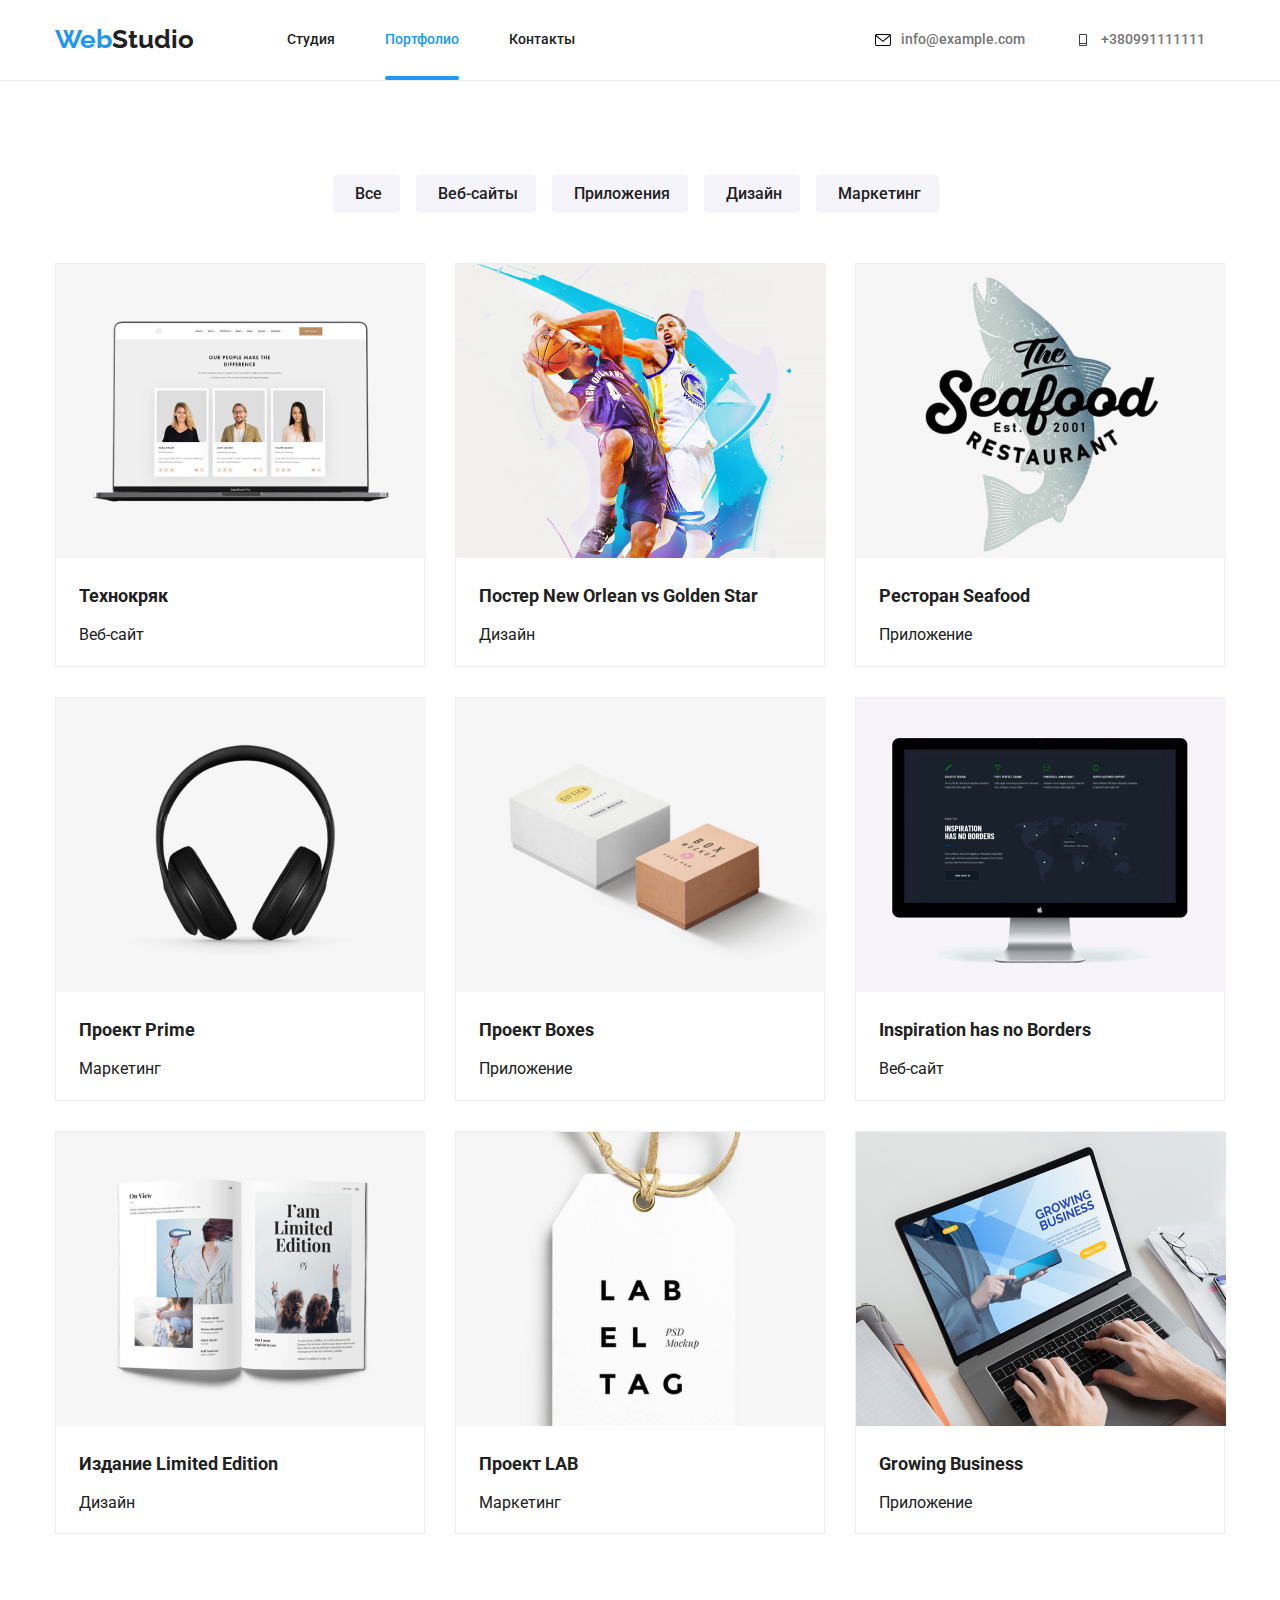
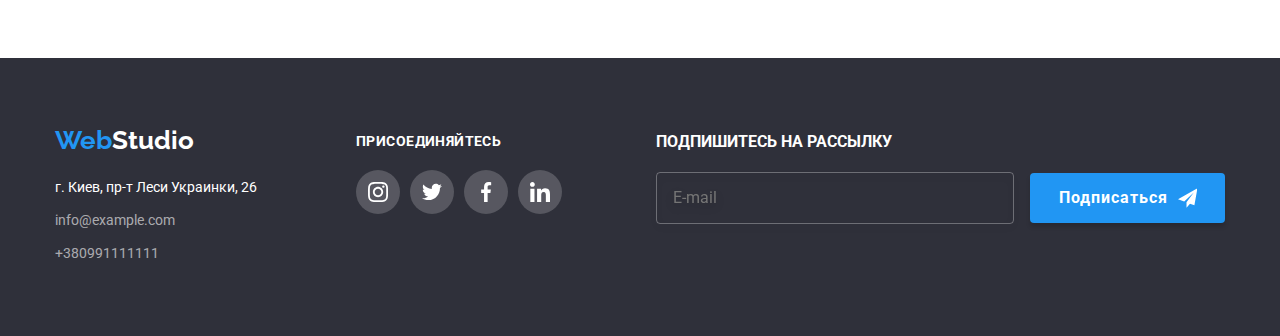
<file: portfolio.html>
<!DOCTYPE html>
<html lang="ru">

<head>
  <meta charset="UTF-8">
  <meta name="viewport" content="width=device-width, initial-scale=1.0">
  <title>Портфолио</title>
  <link rel="stylesheet" href="./css/main.min.css"/>
  <link rel="stylesheet" href="./css/normalize.css"/>
  <link href="https://fonts.googleapis.com/css2?family=Raleway:wght@700&family=Roboto:wght@400;500;700&display=swap"
    rel="stylesheet">



</head>

<body>

  <!-- site header -->
  <header>
    <div class="container">
      <nav class="main-nav">
        <a class="logo" href="./index.html"><span class="logo-web">Web</span>Studio</a>
        <ul class="site-nav list">
          <li class="items"><a href="./index.html"><span class="link-top">Студия</span></a></li>

          <li class="items"><a href="./portfolio.html" class="link curren">Портфолио</a></li>
          <li class="items"><a href="" class="link-top">Контакты</a></li>
        </ul>
         <ul class="auth-nav list">
           <li class="items"><a href="mailto:info@example.com" class="link">
            <svg width=16px height=12px class="nav-icons">
              <use href="./img/sprite3.svg#icon-envelope"></use>
          </svg>info@example.com</a></li>
           <li class="items"><a href="tel:+380991111111" class="link">
            <svg width=10px height=16px class="nav-icons">
              <use href="./img/sprite3.svg#icon-Vector"></use>
          </svg>+380991111111</a></li>
         </ul>
       </nav>
     </div>
   </header>

  <main>
    <section class="main-content">
      <div class="container">
        <ul class="central-links">
          <li class="item"><button type="button" class="button">Все</button></li>
          <li class="item"> <button type="button" class="button">Веб-сайты</button></li>
          <li class="item"><button type="button" class="button">Приложения</button></li>
          <li class="item"> <button type="button" class="button">Дизайн</button> </li>
          <li class="item"><button type="button" class="button">Маркетинг</button> </li>
        </ul>
        <ul class="central-images">
          <li class="central-images-item">
            <div tabindex="0" class="pictures">
            <img src="./img/21.jpg" width="370" height="294" alt="Img">
             <p class="central-images-text">Технокряк это современная площадка распространения коронавируса.
               Компании используют эту платформу для цифрового шпионажа и атак на защищённые сервера конкурентов.</p>
              </div>
            <div>
              <p class="examples-primary">Технокряк</p>
              <h2 class="examples-secondary">Веб-сайт</h2></a>
            </div>
            </li>
          <li class="central-images-item">
            <div tabindex="0" class="pictures">
              <img src="./img/22.jpg" width="370" height="294" alt="Img">
               <p class="central-images-text">Технокряк это современная площадка распространения коронавируса.
                 Компании используют эту платформу для цифрового шпионажа и атак на защищённые сервера конкурентов.</p>
                </div>
            <div>
            <p class="examples-primary">Постер New Orlean vs Golden Star</p>
            <h2 class="examples-secondary">Дизайн</h2>
          </div>
          </li>
          <li class="central-images-item">
            <div tabindex="0" class="pictures">
              <img src="./img/23.jpg" width="370" height="294" alt="Img">
               <p class="central-images-text">Технокряк это современная площадка распространения коронавируса.
                 Компании используют эту платформу для цифрового шпионажа и атак на защищённые сервера конкурентов.</p>
                </div>
            <div>
            <p class="examples-primary">Ресторан Seafood</p>
            <h2 class="examples-secondary">Приложение</h2>
          </div>
          </li>
          <li class="central-images-item">
            <div tabindex="0" class="pictures">
              <img src="./img/24.jpg" width="370" height="294" alt="Img">
               <p class="central-images-text">Технокряк это современная площадка распространения коронавируса.
                 Компании используют эту платформу для цифрового шпионажа и атак на защищённые сервера конкурентов.</p>
                </div>
            <div>
              <p class="examples-primary">Проект Prime</p>
            <h2 class="examples-secondary">Маркетинг</h2>
          </div>
          </li>
          <li class="central-images-item">
            <div tabindex="0" class="pictures">
              <img src="./img/25.jpg" width="370" height="294" alt="Img">
               <p class="central-images-text">Технокряк это современная площадка распространения коронавируса.
                 Компании используют эту платформу для цифрового шпионажа и атак на защищённые сервера конкурентов.</p>
                </div>
            <div>
            <p class="examples-primary">Проект Boxes</p>
            <h2 class="examples-secondary">Приложение</h2>
          </div>
          </li>
          <li class="central-images-item">
            <div tabindex="0" class="pictures">
              <img src="./img/26.jpg" width="370" height="294" alt="Img">
               <p class="central-images-text">Технокряк это современная площадка распространения коронавируса.
                 Компании используют эту платформу для цифрового шпионажа и атак на защищённые сервера конкурентов.</p>
                </div>
            <div>
            <p class="examples-primary">Inspiration has no Borders</p>
            <h2 class="examples-secondary">Веб-сайт</h2>
          </div>
          </li>
          <li class="central-images-item">
            <div tabindex="0" class="pictures">
              <img src="./img/27.jpg" width="370" height="294" alt="Img">
               <p class="central-images-text">Технокряк это современная площадка распространения коронавируса.
                 Компании используют эту платформу для цифрового шпионажа и атак на защищённые сервера конкурентов.</p>
                </div>
            <div>
            <p class="examples-primary">Издание Limited Edition</p>
            <h3 class="examples-secondary">Дизайн</h3>
          </div>
          <li class="central-images-item">
            <div tabindex="0" class="pictures">
              <img src="./img/28.jpg" width="370" height="294" alt="Img">
               <p class="central-images-text">Технокряк это современная площадка распространения коронавируса.
                 Компании используют эту платформу для цифрового шпионажа и атак на защищённые сервера конкурентов.</p>
                </div>
            <div>
            <p class="examples-primary">Проект LAB</p>
            <h2 class="examples-secondary">Маркетинг</h2>
          </div>
          </li>
          <li class="central-images-item">
            <div tabindex="0" class="pictures">
              <img src="./img/29.jpg" width="370" height="294" alt="Img">
               <p class="central-images-text">Технокряк это современная площадка распространения коронавируса.
                 Компании используют эту платформу для цифрового шпионажа и атак на защищённые сервера конкурентов.</p>
                </div>
            <div>
            <p class="examples-primary">Growing Business</p>
            <h2 class="examples-secondary">Приложение</h2>
          </div>
          </li>
        </ul>
      </div>
    </section>
  </main>

  <!-- contact block -->
  
  <footer class="footer">
    <div class="container foot-add">
      <div class="footer-logo">
        <a class="logo-foot" href="./index.html">Web<span class="logo-web-footer">Studio</span></a>

        <address class="adress-footer">
          <ul>
            <li class="adress"
                href="https://www.google.com/maps/search/%D0%B3.+%D0%9A%D0%B8%D0%B5%D0%B2,+%D0%BF%D1%80-%D1%82+%D0%9B%D0%B5%D1%81%D0%B8+%D0%A3%D0%BA%D1%80%D0%B0%D0%B8%D0%BD%D0%BA%D0%B8,+26/@50.4728094,30.4184101,12z/data=!3m1!4b1">
                г. Киев, пр-т Леси Украинки, 26 </li>
            <li><a class="contacts" href="mailto:info@example.com">info@example.com</a></li>
            <li><a class="contacts" href="tel:+380991111111">+380991111111</a></li>
          </ul>
        </address>
      </div>
      <div class="foot-icons">
        <p class="foot-go">ПРИСОЕДИНЯЙТЕСЬ</p>
        <ul class="foot-items">
          <li class="foot-list">
            <a href class="foot-link">
              <svg class="foot-svg">
                <use href="./img/sprite3.svg#icon-instagram-2"></use>
              </svg>
            </a>
          </li>
          <li class="foot-list">
            <a href class="foot-link">
              <svg class="foot-svg">
                <use href="./img/sprite3.svg#icon-twitter-1"></use>
              </svg>
            </a>
          </li>
          <li class="foot-list">
            <a href class="foot-link">
              <svg class="foot-svg">
                <use href="./img/sprite3.svg#icon-facebook-1"></use>
              </svg>
            </a>
          </li>
          <li class="foot-list">
            <a href class="foot-link">
              <svg class="foot-svg">
                <use href="./img/sprite3.svg#icon-linkedin-1"></use>
              </svg>
            </a>
          </li>
        </ul>
      </div>
    
     <form class="footer-newslatter">
      <span>Подпишитесь на рассылку</span>
      <input name="subscribe" type="text" placeholder="E-mail">
      <button class="news-button">Подписаться
        <svg class="news-button-ico">
          <use href="./img/sprite8.svg#icon-send"></use>
        </svg>
      </button>
     </form>
  </div>
  </footer>
</body>

</html>
</file>
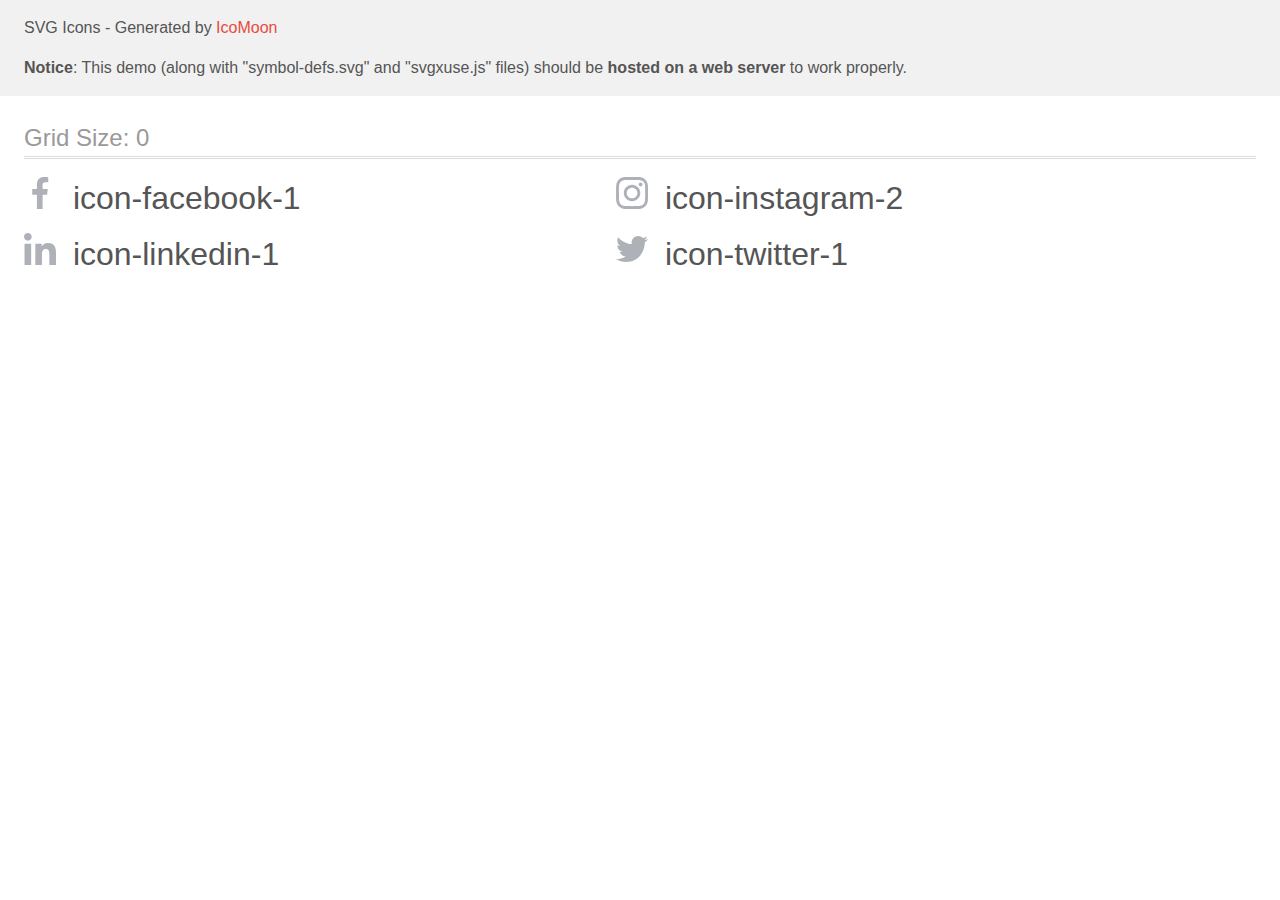
<file: img/icomoon/demo-external-svg.html>
<!doctype html>
<html>
<head>
    <title>IcoMoon - SVG Icons</title>
    <meta charset="utf-8">
    <meta name="viewport" content="width=device-width, initial-scale=1">
    <link rel="stylesheet" href="demo-files/demo.css">
    <link rel="stylesheet" href="style.css">
</head>
<body>
<header class="bgc1 clearfix">
<div class="mhl">
    <p>SVG Icons - Generated by <a href="https://icomoon.io/app">IcoMoon</a></p><p><strong>Notice</strong>: This demo (along with "symbol-defs.svg" and "svgxuse.js" files) should be <b>hosted on a web server</b> to work properly.</p>
</div>
</header>
    <div class="clearfix mhl ptl">
        <h1 class="mvm mtn fgc1">Grid Size: 0</h1>
        <div class="glyph fs1">
            <div class="clearfix pbs">
                <svg class="icon icon-facebook-1"><use xlink:href="symbol-defs.svg#icon-facebook-1"></use></svg><span class="name"> icon-facebook-1</span>
            </div>
        </div>
        <div class="glyph fs1">
            <div class="clearfix pbs">
                <svg class="icon icon-instagram-2"><use xlink:href="symbol-defs.svg#icon-instagram-2"></use></svg><span class="name"> icon-instagram-2</span>
            </div>
        </div>
        <div class="glyph fs1">
            <div class="clearfix pbs">
                <svg class="icon icon-linkedin-1"><use xlink:href="symbol-defs.svg#icon-linkedin-1"></use></svg><span class="name"> icon-linkedin-1</span>
            </div>
        </div>
        <div class="glyph fs1">
            <div class="clearfix pbs">
                <svg class="icon icon-twitter-1"><use xlink:href="symbol-defs.svg#icon-twitter-1"></use></svg><span class="name"> icon-twitter-1</span>
            </div>
        </div>
  </div>
<script defer src="svgxuse.js"></script>
</body>
</html>
</file>
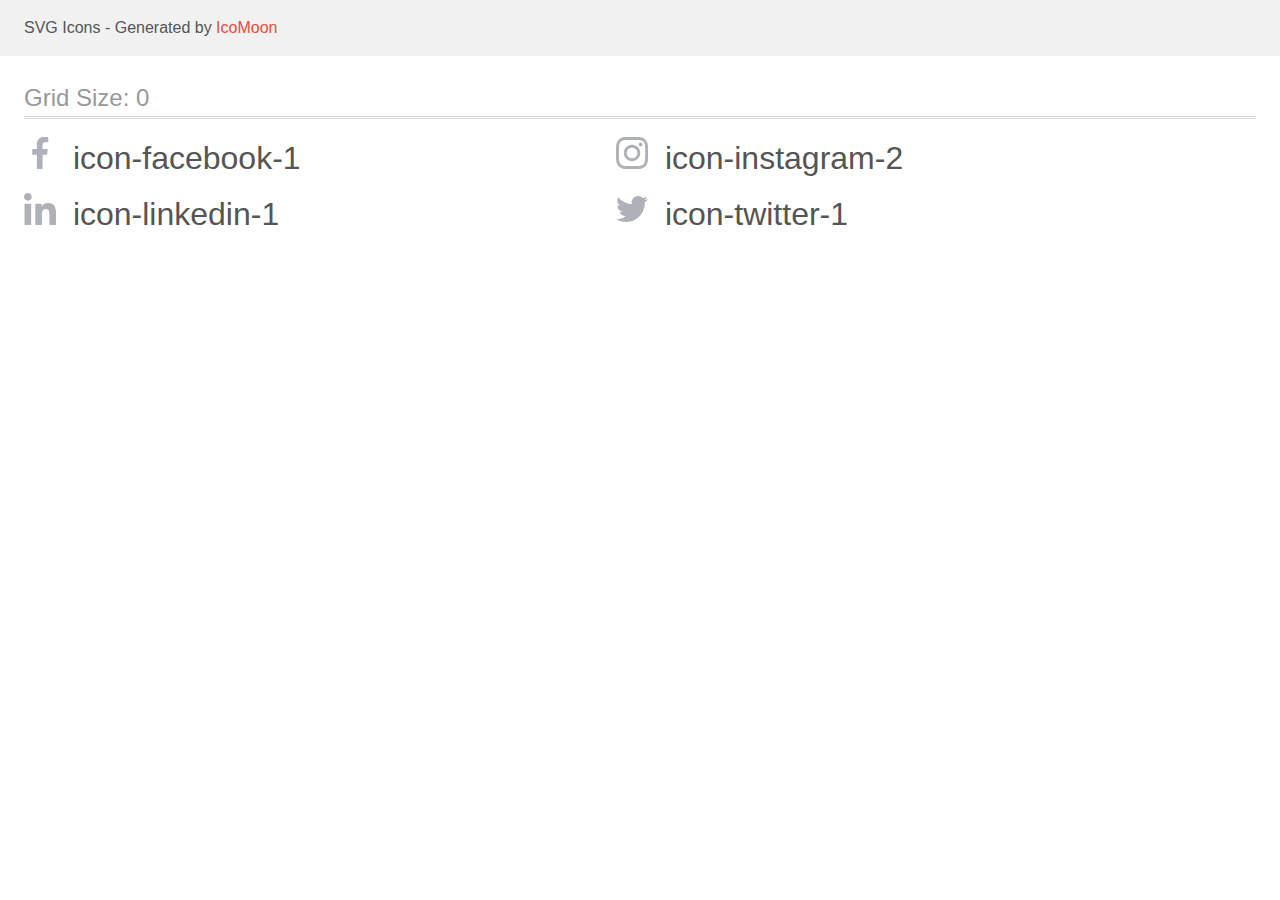
<file: img/icomoon/demo.html>
<!doctype html>
<html>
<head>
    <title>IcoMoon - SVG Icons</title>
    <meta charset="utf-8">
    <meta name="viewport" content="width=device-width, initial-scale=1">
    <link rel="stylesheet" href="demo-files/demo.css">
    <link rel="stylesheet" href="style.css">
</head>
<body>
<svg aria-hidden="true" style="position: absolute; width: 0; height: 0; overflow: hidden;" version="1.1" xmlns="http://www.w3.org/2000/svg" xmlns:xlink="http://www.w3.org/1999/xlink">
<defs>
<symbol id="icon-facebook-1" viewBox="0 0 32 32">
<path fill="#afb1b8" style="fill: var(--color1, #afb1b8)" d="M21.328 5.312h2.923v-5.088c-1.232-0.143-2.66-0.224-4.108-0.224-0.052 0-0.104 0-0.156 0l0.008-0c-4.213 0-7.099 2.65-7.099 7.52v4.48h-4.646v5.688h4.646v14.312h5.699v-14.31h4.459l0.707-5.688h-5.168v-3.922c0-1.643 0.443-2.768 2.734-2.768z"></path>
</symbol>
<symbol id="icon-instagram-2" viewBox="0 0 32 32">
<path fill="#afb1b8" style="fill: var(--color1, #afb1b8)" d="M31.968 9.408c-0.074-1.701-0.349-2.869-0.744-3.882-0.423-1.111-1.052-2.058-1.847-2.837l-0.001-0.001c-0.78-0.792-1.724-1.419-2.778-1.827l-0.054-0.018c-1.021-0.394-2.182-0.667-3.883-0.742-1.712-0.082-2.256-0.101-6.602-0.101-4.344 0-4.888 0.019-6.595 0.094-1.701 0.074-2.869 0.349-3.88 0.742-1.112 0.424-2.060 1.054-2.839 1.85l-0.001 0.001c-0.791 0.78-1.418 1.724-1.825 2.778l-0.018 0.054c-0.395 1.019-0.669 2.181-0.744 3.882-0.082 1.712-0.101 2.256-0.101 6.602 0 4.344 0.019 4.888 0.094 6.595 0.075 1.701 0.35 2.869 0.744 3.882 0.426 1.11 1.055 2.057 1.849 2.837l0.001 0.001c0.8 0.813 1.77 1.443 2.832 1.843 1.019 0.395 2.182 0.67 3.882 0.744 1.707 0.075 2.251 0.094 6.595 0.094 4.346 0 4.89-0.019 6.595-0.094 1.701-0.074 2.869-0.349 3.882-0.742 2.157-0.85 3.833-2.526 4.664-4.628l0.019-0.055c0.394-1.019 0.669-2.182 0.744-3.882 0.075-1.707 0.093-2.251 0.093-6.595s-0.006-4.888-0.080-6.595zM29.088 22.474c-0.070 1.563-0.333 2.406-0.552 2.97-0.551 1.399-1.638 2.486-3.001 3.024l-0.036 0.013c-0.563 0.219-1.413 0.482-2.97 0.55-1.688 0.075-2.194 0.094-6.464 0.094-4.269 0-4.782-0.019-6.464-0.094-1.563-0.069-2.406-0.331-2.97-0.55-0.721-0.269-1.334-0.676-1.836-1.192l-0.001-0.001c-0.517-0.503-0.924-1.117-1.184-1.803l-0.011-0.034c-0.218-0.563-0.48-1.413-0.549-2.97-0.075-1.688-0.094-2.195-0.094-6.464 0-4.27 0.019-4.784 0.094-6.464 0.069-1.563 0.331-2.406 0.549-2.97 0.269-0.722 0.678-1.337 1.198-1.837l0.002-0.002c0.504-0.517 1.119-0.923 1.806-1.182l0.034-0.011c0.56-0.219 1.411-0.48 2.968-0.55 1.688-0.074 2.194-0.093 6.464-0.093 4.275 0 4.782 0.019 6.464 0.093 1.562 0.069 2.406 0.331 2.97 0.55 0.693 0.256 1.325 0.662 1.837 1.194 0.531 0.52 0.938 1.144 1.195 1.84 0.218 0.56 0.48 1.411 0.549 2.968 0.075 1.688 0.094 2.194 0.094 6.464 0 4.269-0.019 4.768-0.094 6.458z"></path>
<path fill="#afb1b8" style="fill: var(--color1, #afb1b8)" d="M16.059 7.782c-4.539 0.002-8.218 3.682-8.219 8.221v0c0 0 0 0.001 0 0.002 0 4.541 3.681 8.222 8.222 8.222s8.222-3.681 8.222-8.222c0-4.541-3.681-8.222-8.222-8.222-0.001 0-0.001 0-0.002 0h0zM16.059 21.334c-2.945-0-5.332-2.388-5.332-5.333s2.388-5.333 5.333-5.333c0 0 0.001 0 0.001 0h-0c2.946 0 5.334 2.388 5.334 5.334s-2.388 5.334-5.334 5.334v0zM26.525 7.458c0 1.060-0.86 1.92-1.92 1.92s-1.92-0.86-1.92-1.92v0c0-1.060 0.86-1.92 1.92-1.92s1.92 0.86 1.92 1.92v0z"></path>
</symbol>
<symbol id="icon-linkedin-1" viewBox="0 0 32 32">
<path fill="#afb1b8" style="fill: var(--color1, #afb1b8)" d="M31.992 32h0.008v-11.738c0-5.741-1.237-10.163-7.947-10.163-3.227 0-5.392 1.77-6.277 3.45h-0.093v-2.914h-6.365v21.363h6.627v-10.578c0-2.786 0.528-5.48 3.978-5.48 3.398 0 3.448 3.179 3.448 5.658v10.402h6.621zM0.528 10.635h6.635v21.365h-6.635v-21.365zM3.843 0c-2.123 0-3.843 1.721-3.843 3.843v0c0 2.12 1.722 3.878 3.843 3.878 2.12 0 3.842-1.757 3.842-3.878s-1.72-3.841-3.841-3.843h-0z"></path>
</symbol>
<symbol id="icon-twitter-1" viewBox="0 0 32 32">
<path fill="#afb1b8" style="fill: var(--color1, #afb1b8)" d="M32 6.078c-1.1 0.493-2.376 0.857-3.713 1.028l-0.068 0.007c1.36-0.817 2.382-2.078 2.873-3.579l0.013-0.046c-1.197 0.722-2.591 1.273-4.076 1.573l-0.084 0.014c-1.2-1.279-2.9-2.076-4.787-2.076-3.622 0-6.558 2.936-6.558 6.558 0 0.001 0 0.003 0 0.004v-0c0 0.52 0.043 1.021 0.152 1.496-5.454-0.266-10.28-2.88-13.522-6.861-0.564 0.949-0.899 2.092-0.902 3.313v0.001c0 2.272 1.171 4.286 2.914 5.451-1.091-0.030-2.107-0.325-2.994-0.823l0.033 0.017v0.072c0.003 3.165 2.236 5.807 5.213 6.44l0.043 0.008c-0.499 0.136-1.071 0.215-1.662 0.215-0.020 0-0.041-0-0.061-0l0.003 0c-0.419 0-0.843-0.024-1.242-0.112 0.85 2.598 3.261 4.509 6.13 4.57-2.215 1.746-5.045 2.8-8.122 2.8-0.004 0-0.008 0-0.013 0h0.001c-0.018 0-0.040 0-0.062 0-0.531 0-1.055-0.034-1.569-0.099l0.061 0.006c2.826 1.846 6.287 2.944 10.004 2.944 0.021 0 0.042-0 0.063-0h-0.003c12.072 0 18.672-10 18.672-18.669 0-0.288-0.010-0.57-0.024-0.848 1.299-0.936 2.39-2.064 3.258-3.355l0.030-0.047z"></path>
</symbol>
</defs>
</svg>

<header class="bgc1 clearfix">
<div class="mhl">
    <p>SVG Icons - Generated by <a href="https://icomoon.io/app">IcoMoon</a></p>
</div>
</header>
    <div class="clearfix mhl ptl">
        <h1 class="mvm mtn fgc1">Grid Size: 0</h1>
        <div class="glyph fs1">
            <div class="clearfix pbs">
                <svg class="icon icon-facebook-1"><use xlink:href="#icon-facebook-1"></use></svg><span class="name"> icon-facebook-1</span>
            </div>
        </div>
        <div class="glyph fs1">
            <div class="clearfix pbs">
                <svg class="icon icon-instagram-2"><use xlink:href="#icon-instagram-2"></use></svg><span class="name"> icon-instagram-2</span>
            </div>
        </div>
        <div class="glyph fs1">
            <div class="clearfix pbs">
                <svg class="icon icon-linkedin-1"><use xlink:href="#icon-linkedin-1"></use></svg><span class="name"> icon-linkedin-1</span>
            </div>
        </div>
        <div class="glyph fs1">
            <div class="clearfix pbs">
                <svg class="icon icon-twitter-1"><use xlink:href="#icon-twitter-1"></use></svg><span class="name"> icon-twitter-1</span>
            </div>
        </div>
  </div>
<script defer src="svgxuse.js"></script>
</body>
</html>
</file>
<file: img/icomoon/demo-files/demo.css>
body {
  padding: 0;
  margin: 0;
  font-family: sans-serif;
  font-size: 1em;
  line-height: 1.5;
  color: #555;
  background: #fff;
}
h1 {
  font-size: 1.5em;
  font-weight: normal;
  box-shadow: 0 1px #ddd, 0 2px #fff, 0 3px #ddd;
}
small {
  font-size: .66666667em;
}
a {
  color: #e74c3c;
  text-decoration: none;
}
a:hover, a:focus {
  box-shadow: 0 1px #e74c3c;
}
.bshadow0, input {
  box-shadow: inset 0 -2px #e7e7e7;
}
input:hover {
  box-shadow: inset 0 -2px #ccc;
}
input, fieldset {
  font-size: 1em;
  margin: 0;
  padding: 0;
  border: 0;
}
input {
  color: inherit;
  line-height: 1.5;
  height: 1.5em;
  padding: .25em 0;
}
input:focus {
  outline: none;
  box-shadow: inset 0 -2px #449fdb;
}
.glyph {
  font-size: 16px;
  margin-right: 1.5em;
  float: left;
  width: 17em;
}
svg {
  color: #000;
}
.liga {
  width: 80%;
  width: calc(100% - 2.5em);
}
.talign-right {
  text-align: right;
}
.talign-center {
  text-align: center;
}
.bgc1 {
  background: #f1f1f1;
}
.fgc0 {
  color: #000;
}
.fgc1 {
  color: #999;
}
p {
  margin-top: 1em;
  margin-bottom: 1em;
}
.mvm {
  margin-top: .75em;
  margin-bottom: .75em;
}
.mtn {
  margin-top: 0;
}
.mtl, .mal {
  margin-top: 1.5em;
}
.mbl, .mal {
  margin-bottom: 1.5em;
}
.mal, .mhl {
  margin-left: 1.5em;
  margin-right: 1.5em;
}
.mhmm {
  margin-left: 1em;
  margin-right: 1em;
}
.ptl {
  padding-top: 1.5em;
}
.pbs, .pvs {
  padding-bottom: .25em;
}
.pvs, .pts {
  padding-top: .25em;
}
.unit {
  float: left;
}
.unitRight {
  float: right;
}
.size1of2 {
  width: 50%;
}
.size1of1 {
  width: 100%;
}
.clearfix:before, .clearfix:after {
  content: " ";
  display: table;
}
.clearfix:after {
  clear: both;
}
.hidden-true {
  display: none;
}
.textbox0 {
  width: 3em;
  background: #f1f1f1;
  padding: .25em .5em;
  line-height: 1.5;
  height: 1.5em;
}
.fs0 {
  font-size: 16px;
}
.fs1 {
  font-size: 32px;
}
.name {
  margin-left: .25em;
}
</file>
<file: img/icomoon/style.css>
.icon {
  display: inline-block;
  width: 1em;
  height: 1em;
  stroke-width: 0;
  stroke: currentColor;
  fill: currentColor;
}

/* ==========================================
Single-colored icons can be modified like so:
.icon-name {
  font-size: 32px;
  color: red;
}
========================================== */
</file>
<file: css/main.min.css>
html{width:100%;box-sizing:border-box}*,*:before,:after{box-sizing:inherit}ul{margin:0;padding:0;list-style:none}img{display:block}a{color:inherit}a,a:hover,a:focus{text-decoration:none}button{border:none;color:currentColor}header{width:100%;border-bottom:1px solid #ECECEC}.currentLink{color:#2196F3}.container{margin-left:auto;margin-right:auto;width:1200px;padding-left:15px;padding-right:15px}.link{padding:0px;margin:0px}section{padding-top:0px}p{padding:0px;margin:0px}h1,h2,h3{padding:0;margin:0}.list{padding:0;margin:0;list-style:none}.tres{background-color:blue}.site-nav{display:flex;padding-left:93px}.header .link.current{color:#2196F3;position:relative}.button:hover{background:#2196F3;color:#FFFFFF}.button:focus{background:#2196F3;color:#FFFFFF}.icon-an1::before{background-image:url(../img/an1.svg)}.icon-cl1::before{background-image:url(../img/cl1.svg)}.icon-dia1::before{background-image:url(../img/dia1.svg)}.icon-as1::before{background-image:url(../img/as1.svg)}.site-nav a::after{content:"";position:absolute;top:44px;display:block;width:100%;height:4px;background:#2196F3;border-radius:2px;transform:scaleX(0);transition:transform 250ms cubic-bezier(0.4, 0, 0.2, 1)}.modal-input-style input:hover,.modal-input-style input:focus,.modal-input-style textarea:hover,.modal-input-style textarea:focus{outline:#2196F3 auto 1px;border:1px solid #2196F3}.button:hover,.button:focus{background:#2196F3;color:#FFFFFF}body{font-family:'Roboto', sans-serif;font-style:normal;background-color:#FFFFFF;font-family:'Roboto', sans-serif;margin:0px}.modal{position:fixed;z-index:100;top:0;right:0;bottom:0;left:0;background:rgba(0,0,0,0.2);opacity:1;transition:all 250ms cubic-bezier(0.4, 0, 0.2, 1)}.modal.is-hidden{visibility:hidden;opacity:0}.modal.is-hidden .modal-box{transform:translate(-100%, 0) scale(0.2, 0.25)}.modal-box{position:relative;top:13%;left:35%;width:528px;padding:40px;border-radius:4px;background:#FFFFFF;box-shadow:0px 1px 3px rgba(0,0,0,0.12),0px 1px 1px rgba(0,0,0,0.14),0px 2px 1px rgba(0,0,0,0.2)}.modal-close{position:absolute;top:8px;right:8px;display:flex;justify-content:center;align-items:center;width:30px;height:30px;padding:0;background:transparent;border:1px solid rgba(0,0,0,0.1);border-radius:50%}.modal-close svg{width:11px;height:11px;transition:all 250ms cubic-bezier(0.4, 0, 0.2, 1)}.modal-close:hover svg,.modal-close:focus svg{fill:#2196F3}.modal-title{margin-top:0;margin-bottom:12px;color:#212121;font-weight:700;font-size:20px;line-height:1.15;text-align:center;letter-spacing:0.03em}.modal-input-style{position:relative;margin-bottom:10px}.modal-input-style label{display:block;font-weight:400;font-size:12px;line-height:1.15;letter-spacing:0.01em}.modal-input-style input{height:40px;padding-left:42px;width:100%;border:1px solid rgba(33,33,33,0.2);border-radius:4px;color:rgba(117,117,117,0.5);transition:all 250ms cubic-bezier(0.4, 0, 0.2, 1)}.modal-input-style input:hover+.modal-input-ico svg,.modal-input-style input:focus+.modal-input-ico svg{fill:#2196F3}.modal-input-style textarea{width:100%;border:1px solid rgba(33,33,33,0.2);border-radius:4px;color:rgba(117,117,117,0.5);transition:all 250ms cubic-bezier(0.4, 0, 0.2, 1);max-width:100%;min-height:120px;padding:12px 16px;font-size:14px;font-weight:400;letter-spacing:0.01em}.modal-input-style textarea::placeholder{color:rgba(117,117,117,0.5);font-size:14px;font-weight:400;letter-spacing:0.01em}.modal-input-ico{position:absolute;top:25px;left:15px;display:flex;justify-content:center;align-items:center;width:18px;height:18px}.modal-input-ico svg{transition:all 250ms cubic-bezier(0.4, 0, 0.2, 1)}.modal-yes{display:flex;justify-content:flex-end;align-items:center;margin-bottom:30px;color:#757575;font-size:14px;font-weight:400;line-height:1.71;letter-spacing:0.03em}.modal-yes a{color:#2196F3;text-decoration:underline}.modal-yes input[type=checkbox]{opacity:0}.modal-yes label{display:flex;justify-content:center;align-items:center}.modal-yes label::before{content:"";width:16px;height:15px;margin-right:10px}.modal-yes input[type=checkbox]:focus+label::before{outline:#2196F3 auto 1px}.modal-yes input[type=checkbox]+label::before{background:url("../img/square.svg")}.modal-yes input[type=checkbox]:checked+label::before{background:url("../img/check.svg")}.modal-btn-send{display:block;width:200px;margin:0 auto;padding:10px 0;background:#2196F3;box-shadow:0px 4px 4px rgba(0,0,0,0.15);border-radius:4px;font-size:16px;font-weight:700;line-height:1.875;letter-spacing:0.06em;color:#FFFFFF;transition:all 250ms cubic-bezier(0.4, 0, 0.2, 1)}.modal-btn-send:hover,.modal-btn-send:focus{background:#188CE8}.hidden{position:absolute !important;clip:rect(1px 1px 1px 1px);clip:rect(1px, 1px, 1px, 1px);padding:0 !important;border:0 !important;height:1px !important;width:1px !important;overflow:hidden}.logo .logo-web{margin-left:auto;margin-right:auto;display:block;color:#2196F3;font-family:Raleway;font-style:normal;font-weight:bold;font-size:26px;line-height:1.19}.logo{display:flex;align-items:center;color:#212121;font-family:Raleway;font-style:normal;font-weight:bold;font-size:26px;line-height:1.19;padding-top:24px;padding-bottom:25px}.logo .logo-studio-footer{color:#FFFFFF;font-family:Raleway;font-style:normal;font-weight:bold;font-size:26px;line-height:1.19}.main-nav{margin-left:auto;margin-right:auto;background-color:#FFFFFF;display:flex;align-items:center}.header .link.current{color:#2196F3;position:relative}.site-nav{display:flex;padding-left:93px}.site-nav .items{color:#757575;font-style:400;font-weight:500;font-size:14px;line-height:1.14}.site-nav .items+.items{margin-left:50px}.site-nav .link,.site-nav .link-top,.site-nav .link{display:block}.site-nav a{position:relative;display:block}.site-nav .link:after{transform:scaleX(1)}.site-nav a:hover::after{transform:scaleX(1)}.site-nav .link-top{color:#212121}.site-nav .link,.site-nav .link-top:hover{color:#2196F3}.site-nav .link .link,.site-nav .link .link-top:focus,.site-nav .link-top:hover .link,.site-nav .link-top:hover .link-top:focus{color:#2196F3}.auth-nav{display:flex;padding-left:300px}.auth-nav .link{display:block;text-decoration:none}.auth-nav .items+.items{padding-left:50px}.auth-nav .link{display:flex;padding-top:32px;padding-bottom:32px;align-items:center;text-decoration:none;font-style:400;font-weight:500;font-size:14px;line-height:1.14;color:#757575}.auth-nav li a:hover,.auth-nav li a:focus,.auth-nav li a:hover .nav-icons,.auth-nav li a:focus .nav-icons{color:#2196F3;fill:#2196F3}.nav-icons{margin-right:10px;height:12px;width:16px;color:#757575;font-family:Roboto;font-style:400;font-weight:500;font-size:14px;line-height:1.14;text-decoration:none}.central-links{margin-left:auto;margin-right:auto;padding-left:20px;padding-right:20px;display:flex;padding-top:94px;padding-bottom:50px;justify-content:center}.central-links .item+.item{margin-left:8px}.bussines{width:100%;text-align:center;padding-left:20px;padding-right:20px}.hero{height:600px;background-image:linear-gradient(to right, rgba(47,48,58,0.4), rgba(47,48,58,0.4)),url("../img/30.jpg");background-size:cover;margin-left:auto;margin-right:auto;background-repeat:no-repeat;background-position:center}.central-inscription{margin-left:auto;margin-right:auto;width:696px;color:#FFFFFF;padding-top:200px;padding-bottom:30px;font-weight:900px;font-size:44px;line-height:1.36;text-align:center}.bussines .button{width:200px;height:50px;margin-bottom:200px;background:#2196F3;box-shadow:0px 4px 4px rgba(0,0,0,0.15);border-radius:4px;color:#FFFFFF;font-weight:bold;font-size:16px;line-height:1.87;text-align:center}.news-button{width:195px;display:inline-flex;align-items:center;padding-top:10px;padding-bottom:10px;padding-left:29px;padding-right:28px;color:#FFFFFF;font-size:16px;font-weight:700;line-height:1.875;letter-spacing:0.06em;border-radius:4px;background:#2196F3;box-shadow:0px 4px 4px rgba(0,0,0,0.15)}.news-button-ico{width:24px;height:24px;margin-left:10px;fill:#FFFFFF}.button{color:#212121;padding-top:6px;padding-bottom:6px;padding-left:22px;padding-right:18px;margin-right:8px;border-radius:4px;background:#F5F4FA;font-weight:500;font-size:16px;line-height:1.62;text-align:center;border:0}.description{padding-left:20px;padding-right:20px;background-color:#FFFFFF;text-align:center}.bloks{display:flex;margin-left:auto;margin-right:auto;padding-top:94px;padding-bottom:94px;width:1170px}.blokstext-primary{margin-left:auto;margin-right:auto;width:270px;margin-left:0px;color:#212121;font-weight:bold;font-size:14px;line-height:1.14}.blokstext-primary::before{display:block;content:"";height:120px;background-size:contain;background-repeat:no-repeat;background-position:center;background-color:#F5F4FA;border-radius:4px;margin-bottom:30px}.icon-an1::before{background-image:url(../img/an1.svg)}.icon-cl1::before{background-image:url(../img/cl1.svg)}.icon-dia1::before{background-image:url(../img/dia1.svg)}.icon-as1::before{background-image:url(../img/as1.svg)}.blokstext-secondary{display:flex;align-items:center;margin-top:10px;margin-left:auto;margin-right:auto;padding-left:0px;padding-right:0px;width:270px;color:#757575;font-size:14px;line-height:24px;text-align:left}.whatdo{padding-left:20px;padding-right:20px;padding-bottom:94px;background-color:#FFFFFF;text-align:center}.images-block{position:relative;display:flex;justify-content:center;margin-left:auto;margin-right:auto;padding-left:auto;padding-right:auto;max-width:100%;height:auto}.images-block .items{position:relative;display:block;max-width:100%;height:auto;background:rgba(47,48,58,0.8)}.images-block .items+.items{margin-left:30px}.img-block{display:block;max-width:100%;height:auto}.doit{position:absolute;bottom:0;margin-top:0;padding-top:27px;padding-bottom:27px;margin-bottom:0;width:100%;font-weight:700;font-family:Roboto;font-size:14px;line-height:1.14;text-align:center;background-color:rgba(47,48,58,0.8);color:#FFFFFF}.team{text-align:center;background:#F5F4FA;padding-left:20px;padding-right:20px}.images-block-text{padding-bottom:50px;color:#212121;font-weight:bold;font-size:36px;line-height:1.17;text-align:center}.team-block{margin-left:auto;margin-right:auto;display:flex;padding-left:auto;padding-right:auto;justify-content:center}.team-block .items{width:270px;margin-bottom:94px;padding-bottom:30px;background:#FFFFFF;box-shadow:0px 1px 3px rgba(0,0,0,0.12),0px 1px 1px rgba(0,0,0,0.14),0px 2px 1px rgba(0,0,0,0.2);border-radius:0px 0px 4px 4px}.team-block .items+.items{margin-left:30px}.comands-text-primary{margin-left:auto;margin-right:auto;padding-top:30px;padding-bottom:10px;width:270px;left:215px;top:774px;color:#212121;font-weight:500;font-size:16px;line-height:1.19;text-align:center}.comands-text-secondary{margin-left:auto;margin-right:auto;padding-top:10px;padding-bottom:10px;width:130px;color:#757575;font-style:normal;font-weight:normal;font-size:16px;line-height:1.19;text-align:center}.item::after{content:"";height:120px;background-size:contain;background-repeat:no-repeat;background-position:center;background-color:#F5F4FA;border-radius:4px;margin-bottom:30px}.our-team{border:none;display:flex;margin-right:auto;margin-left:auto;padding:0 0;justify-content:space-between;width:206px}.links-social{display:flex;justify-content:center;align-items:center;width:44px;height:44px;border-radius:50%;background-color:#FFFFFF}.links-social:hover,.links-social:focus{background-color:#2196F3}.links-social:hover .svg,.links-social:focus .svg{fill:#ffffff}.svg{display:flex;width:20px;height:20px;fill:#AFB1B8}.company{padding-top:94px;padding-bottom:94px}.clients-item{display:flex;justify-content:space-between;padding:0 0}.clients-company{display:flex}.company-link{display:flex;border-radius:4px;width:170px;height:90px;justify-content:center;align-items:center;border:1px solid #afb1b8}.company-svg{fill:#afb1b8}.company-link:hover .company-svg,.company-link:focus .company-svg{fill:#2196F3}.company-link:hover,.company-link:focus{border-color:#2196F3}.footer{background:#2F303A;justify-content:space-between}.foot-add{display:flex;padding-top:60px;padding-bottom:60px}.foot-items{display:flex;align-items:center;margin-right:94px;padding:0 0}.foot-list{display:flex;align-items:center;justify-content:center;width:44px;height:44px;border-radius:50%;background-position:center;background-repeat:no-repeat;background-color:#ffffff1a;transition:all 250ms cubic-bezier(0.4, 0, 0.2, 1)}.foot-list:not(:last-child){margin-right:10px}.foot-link{display:flex;justify-content:center;align-items:center;width:44px;height:44px;background:rgba(255,255,255,0.1);border-radius:50%}.foot-svg{display:block;width:20px;height:20px;fill:#FFFFFF}.foot-icons{padding-top:15px}.foot-go{display:flex;margin-bottom:20px;font-family:Roboto;font-style:normal;font-weight:bold;font-size:14px;letter-spacing:0.03em;text-transform:uppercase;color:#FFFFFF}.foot-link:hover,.foot-link:focus{background:#2196F3}.foot-link:hover:hover .foot-svg,.foot-link:hover:focus .foot-svg,.foot-link:focus:hover .foot-svg,.foot-link:focus:focus .foot-svg{fill:#FFFFFF}.footer-logo{flex-direction:column;margin-right:70px;padding:0 0;margin-bottom:10px;margin-top:7px}.logo-foot{align-items:center;color:#2196F3;font-family:Raleway;font-style:normal;font-weight:bold;font-size:26px;line-height:1.19;padding-top:0px;padding-bottom:25px}.logo-foot .logo-web-footer{color:#FFFFFF;font-family:Raleway;font-style:normal;font-weight:bold;font-size:26px;line-height:1.19}.logo .logo-studio-footer{width:145px}.footer .logo{font-family:Raleway;padding-bottom:20px;font-weight:bold;font-size:26px;line-height:1.2;color:#2196F3}.adress{width:231px;margin-top:20px;color:#FFFFFF;font-style:normal;font-size:14px;line-height:1.71}.adress-footer{margin-top:20px}.adress:hover{color:#2196F3}.adress:focus{color:#2196F3}.contacts{display:block;margin-top:9px;width:231px;color:rgba(255,255,255,0.6);font-size:14px;line-height:1.71;font-style:normal;font-family:Roboto;font-weight:400;font-size:14px;line-height:1.7;text-decoration:none}.contacts:hover{color:#2196F3}.contacts:focus{color:#2196F3}.footer-newslatter{padding-top:15px}.footer-newslatter span{display:block;margin-bottom:20px;color:#FFFFFF;font-weight:700;text-transform:uppercase}.footer-newslatter input{width:358px;margin-right:12px;padding:15px 0 15px 16px;font-size:16px;line-height:1.25;color:rgba(255,255,255,0.6);border:1px solid rgba(255,255,255,0.3);filter:drop-shadow(0px 4px 4px rgba(0,0,0,0.15));border-radius:4px;background:transparent}.examples-primary{margin-left:auto;margin-right:auto;margin-top:20px;margin-bottom:4px;width:322px;font-weight:bold;color:#212121;font-size:18px;line-height:2}.examples-secondary{margin-left:auto;margin-right:auto;margin-top:20px;margin-bottom:30px;width:322px;color:#212121;font-weight:normal;font-size:16px;line-height:1.88px}.central-images{padding-bottom:94px;display:flex;flex-wrap:wrap}.central-images-item{width:370px;margin-right:30px;border:1px solid #EEEEEE;box-sizing:border-box;margin-bottom:30px;display:block}.pictures{position:relative}.central-images-text{overflow:hidden;position:absolute;right:0;bottom:0;left:0;display:flex;align-items:center;height:0;padding:0 24px;margin:0;font-size:18px;font-weight:400;line-height:1.6;letter-spacing:0.03em;color:#FFFFFF;background:rgba(33,150,243,0.9);transition:all 250ms cubic-bezier(0.4, 0, 0.2, 1)}.pictures:hover .central-images-text,.pictures:focus .central-images-text{height:100%}.central-images-item:hover{box-shadow:0px 1px 1px rgba(0,0,0,0.12),0px 4px 4px rgba(0,0,0,0.06),1px 4px 6px rgba(0,0,0,0.16)}.central-images-item:not(:last-child){margin-right:30px}.central-images-item:nth-child(3n+3){margin-right:0px}
/*# sourceMappingURL=main.min.css.map */
</file>
